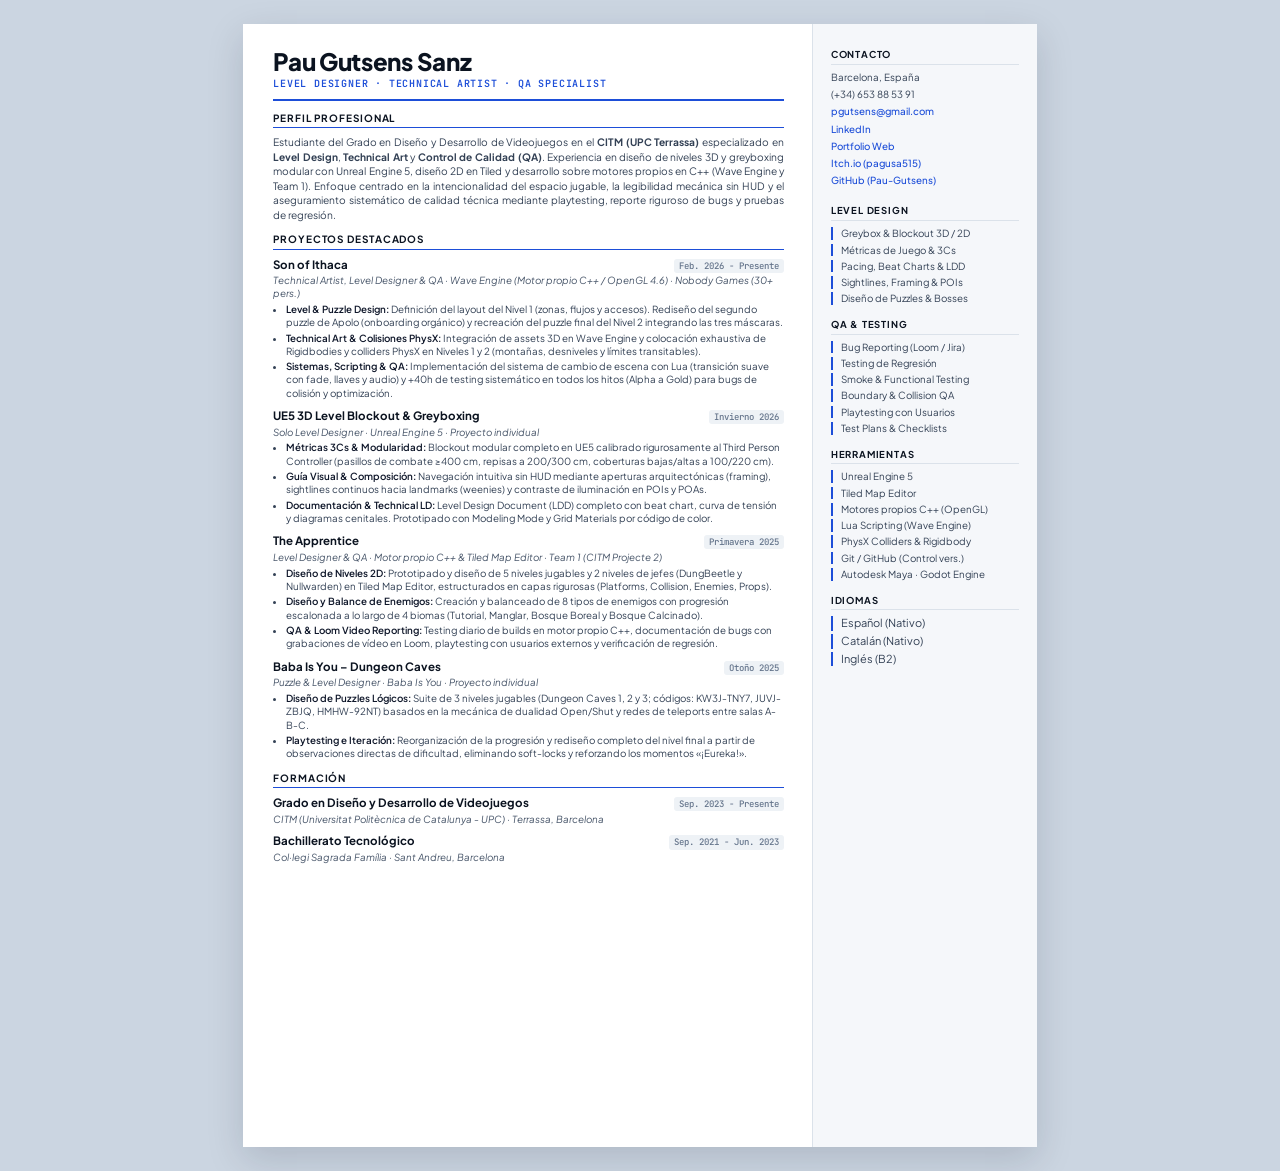
<file: CV/index.html>
<!DOCTYPE html>
<html lang="es">

<head>
    <meta charset="UTF-8">
    <meta name="viewport" content="width=device-width, initial-scale=1.0">
    <title>Curriculum Vitae - Pau Gutsens Sanz</title>
    <link rel="preconnect" href="https://fonts.googleapis.com">
    <link rel="preconnect" href="https://gstatic.com" crossorigin>
    <link
        href="https://fonts.googleapis.com/css2?family=Plus+Jakarta+Sans:wght@400;500;600;700;800&family=JetBrains+Mono:wght@400;600&display=swap"
        rel="stylesheet">
    <link rel="stylesheet" href="style.css">
</head>

<body>
    <div class="page">
        <!-- Main Column -->
        <main class="main-content">
            <header>
                <h1>Pau Gutsens Sanz</h1>
                <p class="title-tag">Level Designer · Technical Artist · QA Specialist</p>
            </header>

            <section id="profile">
                <h2>Perfil Profesional</h2>
                <p class="summary">
                    Estudiante del Grado en Diseño y Desarrollo de Videojuegos en el <strong>CITM (UPC Terrassa)</strong> especializado en <strong>Level Design</strong>, <strong>Technical Art</strong> y <strong>Control de Calidad (QA)</strong>. Experiencia en diseño de niveles 3D y greyboxing modular con Unreal Engine 5, diseño 2D en Tiled y desarrollo sobre motores propios en C++ (Wave Engine y Team 1). Enfoque centrado en la intencionalidad del espacio jugable, la legibilidad mecánica sin HUD y el aseguramiento sistemático de calidad técnica mediante playtesting, reporte riguroso de bugs y pruebas de regresión.
                </p>
            </section>

            <section id="experience">
                <h2>Proyectos Destacados</h2>

                <div class="entry">
                    <div class="entry-header">
                        <span class="entry-title">Son of Ithaca</span>
                        <span class="entry-date">Feb. 2026 - Presente</span>
                    </div>
                    <div class="entry-sub">Technical Artist, Level Designer &amp; QA · Wave Engine (Motor propio C++ / OpenGL 4.6) · Nobody Games (30+ pers.)</div>
                    <ul class="entry-list">
                        <li><strong>Level &amp; Puzzle Design:</strong> Definición del layout del Nivel 1 (zonas, flujos y accesos). Rediseño del segundo puzzle de Apolo (onboarding orgánico) y recreación del puzzle final del Nivel 2 integrando las tres máscaras.</li>
                        <li><strong>Technical Art &amp; Colisiones PhysX:</strong> Integración de assets 3D en Wave Engine y colocación exhaustiva de Rigidbodies y colliders PhysX en Niveles 1 y 2 (montañas, desniveles y límites transitables).</li>
                        <li><strong>Sistemas, Scripting &amp; QA:</strong> Implementación del sistema de cambio de escena con Lua (transición suave con fade, llaves y audio) y +40h de testing sistemático en todos los hitos (Alpha a Gold) para bugs de colisión y optimización.</li>
                    </ul>
                </div>

                <div class="entry">
                    <div class="entry-header">
                        <span class="entry-title">UE5 3D Level Blockout &amp; Greyboxing</span>
                        <span class="entry-date">Invierno 2026</span>
                    </div>
                    <div class="entry-sub">Solo Level Designer · Unreal Engine 5 · Proyecto individual</div>
                    <ul class="entry-list">
                        <li><strong>Métricas 3Cs &amp; Modularidad:</strong> Blockout modular completo en UE5 calibrado rigurosamente al Third Person Controller (pasillos de combate ≥400 cm, repisas a 200/300 cm, coberturas bajas/altas a 100/220 cm).</li>
                        <li><strong>Guía Visual &amp; Composición:</strong> Navegación intuitiva sin HUD mediante aperturas arquitectónicas (framing), sightlines continuos hacia landmarks (weenies) y contraste de iluminación en POIs y POAs.</li>
                        <li><strong>Documentación &amp; Technical LD:</strong> Level Design Document (LDD) completo con beat chart, curva de tensión y diagramas cenitales. Prototipado con Modeling Mode y Grid Materials por código de color.</li>
                    </ul>
                </div>

                <div class="entry">
                    <div class="entry-header">
                        <span class="entry-title">The Apprentice</span>
                        <span class="entry-date">Primavera 2025</span>
                    </div>
                    <div class="entry-sub">Level Designer &amp; QA · Motor propio C++ &amp; Tiled Map Editor · Team 1 (CITM Projecte 2)</div>
                    <ul class="entry-list">
                        <li><strong>Diseño de Niveles 2D:</strong> Prototipado y diseño de 5 niveles jugables y 2 niveles de jefes (DungBeetle y Nullwarden) en Tiled Map Editor, estructurados en capas rigurosas (Platforms, Collision, Enemies, Props).</li>
                        <li><strong>Diseño y Balance de Enemigos:</strong> Creación y balanceado de 8 tipos de enemigos con progresión escalonada a lo largo de 4 biomas (Tutorial, Manglar, Bosque Boreal y Bosque Calcinado).</li>
                        <li><strong>QA &amp; Loom Video Reporting:</strong> Testing diario de builds en motor propio C++, documentación de bugs con grabaciones de vídeo en Loom, playtesting con usuarios externos y verificación de regresión.</li>
                    </ul>
                </div>

                <div class="entry">
                    <div class="entry-header">
                        <span class="entry-title">Baba Is You – Dungeon Caves</span>
                        <span class="entry-date">Otoño 2025</span>
                    </div>
                    <div class="entry-sub">Puzzle &amp; Level Designer · Baba Is You · Proyecto individual</div>
                    <ul class="entry-list">
                        <li><strong>Diseño de Puzzles Lógicos:</strong> Suite de 3 niveles jugables (Dungeon Caves 1, 2 y 3; códigos: KW3J-TNY7, JUVJ-ZBJQ, HMHW-92NT) basados en la mecánica de dualidad Open/Shut y redes de teleports entre salas A-B-C.</li>
                        <li><strong>Playtesting e Iteración:</strong> Reorganización de la progresión y rediseño completo del nivel final a partir de observaciones directas de dificultad, eliminando soft-locks y reforzando los momentos «¡Eureka!».</li>
                    </ul>
                </div>
            </section>

            <section id="education">
                <h2>Formación</h2>
                <div class="entry">
                    <div class="entry-header">
                        <span class="entry-title">Grado en Diseño y Desarrollo de Videojuegos</span>
                        <span class="entry-date">Sep. 2023 - Presente</span>
                    </div>
                    <div class="entry-sub">CITM (Universitat Politècnica de Catalunya - UPC) · Terrassa, Barcelona</div>
                </div>
                <div class="entry">
                    <div class="entry-header">
                        <span class="entry-title">Bachillerato Tecnológico</span>
                        <span class="entry-date">Sep. 2021 - Jun. 2023</span>
                    </div>
                    <div class="entry-sub">Col·legi Sagrada Família · Sant Andreu, Barcelona</div>
                </div>
            </section>
        </main>

        <!-- Sidebar -->
        <aside class="sidebar">
            <div class="sidebar-section">
                <h3 class="sidebar-h3">Contacto</h3>
                <div class="contact-item">Barcelona, España</div>
                <div class="contact-item">(+34) 653 88 53 91</div>
                <div class="contact-item"><a href="mailto:pgutsens@gmail.com">pgutsens@gmail.com</a></div>
                <div class="contact-item"><a href="https://www.linkedin.com/in/pau-gutsens-sanz-491a90315/" target="_blank" rel="noopener noreferrer">LinkedIn</a></div>
                <div class="contact-item"><a href="https://pau-gutsens.github.io/pau-gutsens/" target="_blank" rel="noopener noreferrer">Portfolio Web</a></div>
                <div class="contact-item"><a href="https://pagusa515.itch.io/" target="_blank" rel="noopener noreferrer">Itch.io (pagusa515)</a></div>
                <div class="contact-item"><a href="https://github.com/Pau-Gutsens" target="_blank" rel="noopener noreferrer">GitHub (Pau-Gutsens)</a></div>
            </div>

            <div class="sidebar-section">
                <h3 class="sidebar-h3">Level Design</h3>
                <ul class="skill-list">
                    <li>Greybox &amp; Blockout 3D / 2D</li>
                    <li>Métricas de Juego &amp; 3Cs</li>
                    <li>Pacing, Beat Charts &amp; LDD</li>
                    <li>Sightlines, Framing &amp; POIs</li>
                    <li>Diseño de Puzzles &amp; Bosses</li>
                </ul>
            </div>

            <div class="sidebar-section">
                <h3 class="sidebar-h3">QA &amp; Testing</h3>
                <ul class="skill-list">
                    <li>Bug Reporting (Loom / Jira)</li>
                    <li>Testing de Regresión</li>
                    <li>Smoke &amp; Functional Testing</li>
                    <li>Boundary &amp; Collision QA</li>
                    <li>Playtesting con Usuarios</li>
                    <li>Test Plans &amp; Checklists</li>
                </ul>
            </div>

            <div class="sidebar-section">
                <h3 class="sidebar-h3">Herramientas</h3>
                <ul class="skill-list">
                    <li>Unreal Engine 5</li>
                    <li>Tiled Map Editor</li>
                    <li>Motores propios C++ (OpenGL)</li>
                    <li>Lua Scripting (Wave Engine)</li>
                    <li>PhysX Colliders &amp; Rigidbody</li>
                    <li>Git / GitHub (Control vers.)</li>
                    <li>Autodesk Maya · Godot Engine</li>
                </ul>
            </div>

            <div class="sidebar-section">
                <h3 class="sidebar-h3">Idiomas</h3>
                <ul class="skill-list" style="font-size: 11px;">
                    <li>Español (Nativo)</li>
                    <li>Catalán (Nativo)</li>
                    <li>Inglés (B2)</li>
                </ul>
            </div>
        </aside>
    </div>
</body>

</html>
</file>
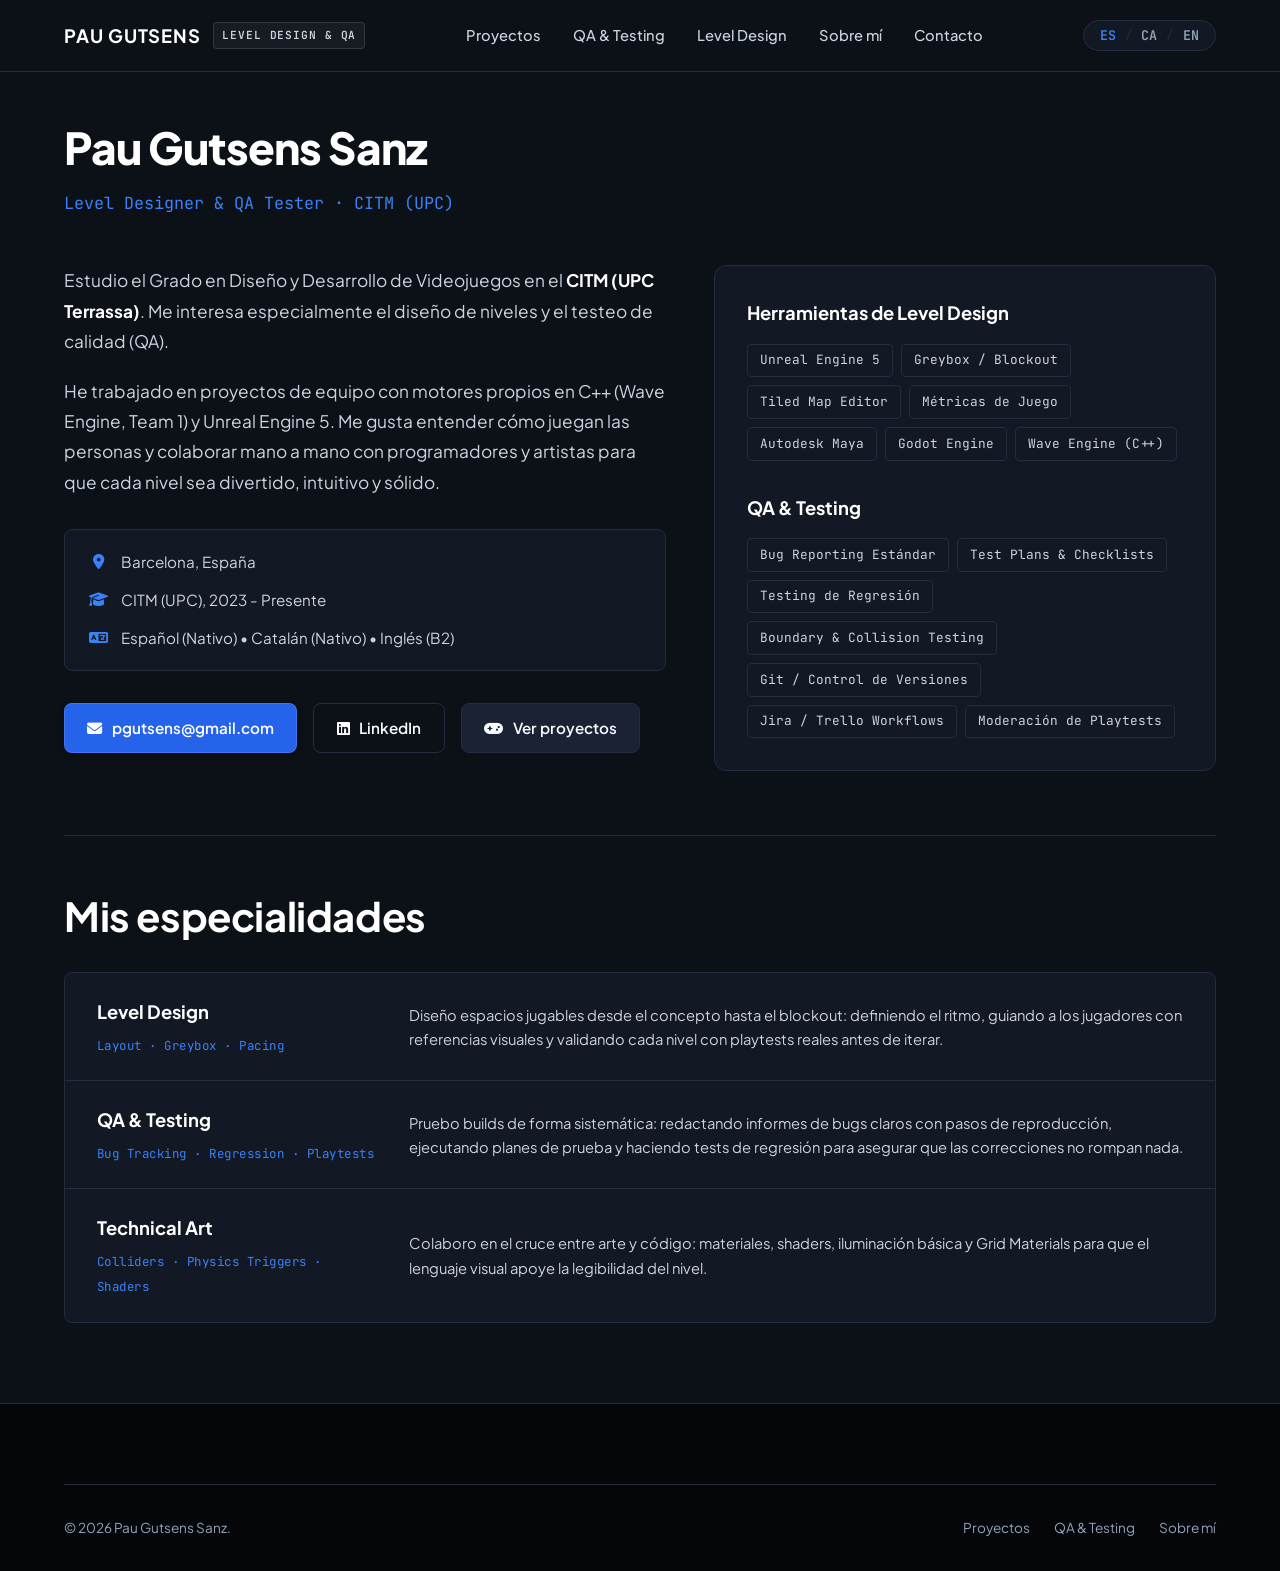
<file: about.html>
<!DOCTYPE html>
<html lang="es">
<head>
    <meta charset="UTF-8">
    <meta name="viewport" content="width=device-width, initial-scale=1.0">
    <title>Sobre mi | Pau Gutsens</title>
    <meta name="description" content="Sobre Pau Gutsens. Estudiante de Diseno y Desarrollo de Videojuegos en el CITM (UPC). Level Design y QA.">
    <meta name="author" content="Pau Gutsens">
    <link rel="preconnect" href="https://fonts.googleapis.com">
    <link rel="preconnect" href="https://gstatic.com" crossorigin>
    <link href="https://fonts.googleapis.com/css2?family=Plus+Jakarta+Sans:wght@400;500;600;700;800&family=JetBrains+Mono:wght@400;500;600;700&display=swap" rel="stylesheet">
    <link rel="stylesheet" href="https://cdnjs.cloudflare.com/ajax/libs/font-awesome/6.5.1/css/all.min.css">
    <link rel="stylesheet" href="style.css">
</head>
<body>
    <header class="site-header">
        <div class="container nav-container">
            <a href="index.html" class="brand-logo">
                <span class="logo-name">PAU GUTSENS</span>
                <span class="logo-tag" data-i18n="nav_role">LEVEL DESIGN &amp; QA</span>
            </a>
            <nav class="main-nav" id="mainNav">
                <a href="index.html#projects" class="nav-link" data-i18n="nav_projects">Proyectos</a>
                <a href="index.html#qa-methodology" class="nav-link" data-i18n="nav_qa">QA &amp; Testing</a>
                <a href="index.html#ld-philosophy" class="nav-link" data-i18n="nav_ld">Level Design</a>
                <a href="about.html" class="nav-link nav-link-active" data-i18n="nav_about">Sobre mí</a>
                <a href="index.html#contact" class="nav-link" data-i18n="nav_contact">Contacto</a>
            </nav>
            <div class="nav-actions">
                <div class="lang-switch" id="langSwitch" role="group" aria-label="Language selector">
                    <button class="lang-btn active" data-lang="es" aria-pressed="true">ES</button>
                    <span class="lang-divider">/</span>
                    <button class="lang-btn" data-lang="ca" aria-pressed="false">CA</button>
                    <span class="lang-divider">/</span>
                    <button class="lang-btn" data-lang="en" aria-pressed="false">EN</button>
                </div>
                <button class="mobile-toggle" id="mobileMenuBtn" aria-label="Toggle navigation">
                    <i class="fa-solid fa-bars"></i>
                </button>
            </div>
        </div>
    </header>

    <main class="about-page-main">
        <div class="container">
            <div class="about-page-header">
                <h1 class="about-page-title" data-i18n="about_title">Pau Gutsens Sanz</h1>
                <p class="about-page-tagline" data-i18n="about_tagline">Level Designer &amp; QA Tester · CITM (UPC)</p>
            </div>

            <div class="about-full-grid">
                <div class="about-text-col">
                    <p class="about-bio" data-i18n="about_bio_1">
                        Estudio el Grado en Diseño y Desarrollo de Videojuegos en el <strong>CITM (UPC Terrassa)</strong>.
                        Me especializo en diseño de niveles (layout, blockout, ritmo y métricas) y control de calidad (QA y testing de regresión).
                    </p>
                    <p class="about-bio" data-i18n="about_bio_2">
                        He trabajado en proyectos de equipo con motores propios en C++ (Wave Engine, Team 1 Engine) y Unreal Engine 5.
                        Colaboro mano a mano con programadores y artistas para que cada nivel sea legible, equilibrado y sólido técnicamente.
                    </p>
                    <div class="about-meta-list">
                        <div class="meta-item">
                            <i class="fa-solid fa-location-dot"></i>
                            <span data-i18n="about_location">Barcelona, España</span>
                        </div>
                        <div class="meta-item">
                            <i class="fa-solid fa-graduation-cap"></i>
                            <span data-i18n="about_edu">CITM (UPC), 2023 - Presente</span>
                        </div>
                        <div class="meta-item">
                            <i class="fa-solid fa-language"></i>
                            <span data-i18n="about_langs">Español (Nativo), Catalán (Nativo), Inglés (B2)</span>
                        </div>
                    </div>
                    <div class="about-contact-row">
                        <a href="mailto:pgutsens@gmail.com" class="btn btn-primary">
                            <i class="fa-solid fa-envelope"></i>
                            <span>pgutsens@gmail.com</span>
                        </a>
                        <a href="https://www.linkedin.com/in/pau-gutsens-sanz-491a90315/" target="_blank" rel="noopener noreferrer" class="btn btn-outline">
                            <i class="fa-brands fa-linkedin"></i>
                            <span>LinkedIn</span>
                        </a>
                        <a href="index.html#projects" class="btn btn-secondary">
                            <i class="fa-solid fa-gamepad"></i>
                            <span data-i18n="btn_explore">Ver proyectos</span>
                        </a>
                    </div>
                </div>

                <div class="skills-box-col">
                    <div class="skills-box">
                        <h2 class="skills-heading"><span data-i18n="skills_ld_title">Herramientas de Level Design</span></h2>
                        <div class="skill-tags">
                            <span class="tag">Unreal Engine 5</span>
                            <span class="tag">Greybox / Blockout</span>
                            <span class="tag">Tiled Map Editor</span>
                            <span class="tag">Métricas de Juego</span>
                            <span class="tag">Autodesk Maya</span>
                            <span class="tag">Godot Engine</span>
                            <span class="tag">Wave Engine (C++)</span>
                        </div>
                        <h2 class="skills-heading" style="margin-top: 2rem;"><span data-i18n="skills_qa_title">QA &amp; Testing</span></h2>
                        <div class="skill-tags">
                            <span class="tag">Bug Reporting Estándar</span>
                            <span class="tag">Test Plans &amp; Checklists</span>
                            <span class="tag">Testing de Regresión</span>
                            <span class="tag">Boundary &amp; Collision Testing</span>
                            <span class="tag">Git / Control de Versiones</span>
                            <span class="tag">Jira / Trello Workflows</span>
                            <span class="tag">Moderación de Playtests</span>
                        </div>
                    </div>
                </div>
            </div>

            <!-- Disciplines Breakdown (Structured Matrix instead of 3 icon boxes) -->
            <div class="about-what-section">
                <h2 class="section-title" data-i18n="about_what_title">Áreas de Especialización</h2>
                <div class="disciplines-table">
                    <div class="discipline-row">
                        <div class="discipline-meta">
                            <strong data-i18n="about_ld_card_title">Level Design</strong>
                            <span>Layout · Greybox · Pacing</span>
                        </div>
                        <div class="discipline-detail">
                            <p data-i18n="about_ld_card_desc">Diseño espacios jugables desde el concepto y bocetos 2D hasta el blockout en motor: definición de métricas, líneas de visión, orientación visual del jugador y balance iterativo a partir de playtesting estructurado.</p>
                        </div>
                    </div>
                    <div class="discipline-row">
                        <div class="discipline-meta">
                            <strong data-i18n="about_qa_card_title">QA &amp; Testing</strong>
                            <span>Bug Tracking · Regression · Playtests</span>
                        </div>
                        <div class="discipline-detail">
                            <p data-i18n="about_qa_card_desc">Pruebas metódicas de builds en cada milestone: identificación de fallos de lógica y colisión, redacción de informes con pasos reproducibles inequívocos, planes de testeo y verificación de regresión.</p>
                        </div>
                    </div>
                    <div class="discipline-row">
                        <div class="discipline-meta">
                            <strong data-i18n="about_art_card_title">Technical Art &amp; Integration</strong>
                            <span>Colliders · Physics Triggers · Shaders</span>
                        </div>
                        <div class="discipline-detail">
                            <p data-i18n="about_art_card_desc">Punto de unión entre arte y programación: integración de mallas, configuración de colisionadores PhysX y triggers, materiales de bloqueo (Grid Materials) e iluminación que apoye la legibilidad del nivel.</p>
                        </div>
                    </div>
                </div>
            </div>
        </div>
    </main>

    <footer class="site-footer" id="contact">
        <div class="container footer-container">
            <div class="footer-bottom">
                <div class="footer-copy">&#169; 2026 Pau Gutsens Sanz.</div>
                <div class="footer-nav">
                    <a href="index.html#projects" data-i18n="nav_projects">Proyectos</a>
                    <a href="index.html#qa-methodology" data-i18n="nav_qa">QA</a>
                    <a href="about.html" data-i18n="nav_about">Sobre mi</a>
                </div>
            </div>
        </div>
    </footer>

    <script src="app.js"></script>
</body>
</html>
</file>
<file: CV/style.css>
:root {
    --bg-color: #ffffff;
    --sidebar-bg: #f5f7fa;
    --text-color: #1a222e;
    --header-color: #0b1320;
    --accent-color: #1d4ed8;
    --accent-dark: #1e40af;
    --border-color: #dbe2ea;
    --mono-font: 'JetBrains Mono', monospace;
    --main-font: 'Plus Jakarta Sans', -apple-system, BlinkMacSystemFont, sans-serif;
}

@page {
    size: A4 portrait;
    margin: 0;
}

@media print {
    html, body {
        background: white !important;
        padding: 0 !important;
        margin: 0 !important;
        width: 210mm !important;
        height: 297mm !important;
        max-height: 297mm !important;
        overflow: hidden !important;
    }

    .page {
        box-shadow: none !important;
        margin: 0 !important;
        width: 210mm !important;
        height: 297mm !important;
        max-height: 297mm !important;
        overflow: hidden !important;
        page-break-after: avoid !important;
        page-break-inside: avoid !important;
        break-after: avoid !important;
        break-inside: avoid !important;
    }

    .sidebar {
        background-color: var(--sidebar-bg) !important;
        -webkit-print-color-adjust: exact;
        print-color-adjust: exact;
    }

    .entry, section, .sidebar-section {
        break-inside: avoid;
    }
}

* {
    box-sizing: border-box;
    margin: 0;
    padding: 0;
}

body {
    background-color: #cbd5e1;
    font-family: var(--main-font);
    color: var(--text-color);
    line-height: 1.35;
    padding: 1.5rem 0;
    -webkit-print-color-adjust: exact;
    print-color-adjust: exact;
    -webkit-font-smoothing: antialiased;
}

.page {
    background: white;
    width: 210mm;
    height: 297mm;
    max-height: 297mm;
    margin: 0 auto;
    display: grid;
    grid-template-columns: 1fr 225px;
    box-shadow: 0 12px 35px rgba(15, 23, 42, 0.15);
    overflow: hidden;
}

/* Main Column */
.main-content {
    padding: 24px 28px 18px 30px;
    display: flex;
    flex-direction: column;
}

/* Sidebar */
.sidebar {
    background-color: var(--sidebar-bg);
    padding: 24px 18px 18px 18px;
    border-left: 1px solid var(--border-color);
    display: flex;
    flex-direction: column;
}

header {
    margin-bottom: 11px;
    padding-bottom: 8px;
    border-bottom: 2px solid var(--accent-color);
}

h1 {
    font-size: 24px;
    font-weight: 800;
    line-height: 1.1;
    color: var(--header-color);
    letter-spacing: -0.3px;
    margin-bottom: 3px;
}

.title-tag {
    font-family: var(--mono-font);
    font-size: 10px;
    color: var(--accent-color);
    text-transform: uppercase;
    font-weight: 600;
    letter-spacing: 0.8px;
}

section {
    margin-bottom: 11px;
}

section:last-of-type {
    margin-bottom: 0;
}

h2 {
    font-size: 10px;
    font-weight: 700;
    text-transform: uppercase;
    color: var(--header-color);
    border-bottom: 1.5px solid var(--accent-color);
    padding-bottom: 2px;
    margin-bottom: 7px;
    letter-spacing: 0.9px;
}

.summary {
    font-size: 10.2px;
    color: #334155;
    text-align: justify;
    line-height: 1.42;
}

/* Items styling */
.entry {
    margin-bottom: 8px;
}

.entry:last-child {
    margin-bottom: 0;
}

.entry-header {
    display: flex;
    justify-content: space-between;
    align-items: baseline;
    margin-bottom: 1.5px;
    gap: 8px;
}

.entry-title {
    font-weight: 700;
    font-size: 11.5px;
    color: var(--header-color);
}

.entry-date {
    font-family: var(--mono-font);
    font-size: 9px;
    color: #64748b;
    background: #eef2f6;
    padding: 1px 5px;
    border-radius: 3px;
    white-space: nowrap;
    font-weight: 500;
}

.entry-sub {
    font-style: italic;
    font-size: 9.8px;
    color: #475569;
    margin-bottom: 3px;
    line-height: 1.3;
}

.entry-list {
    font-size: 9.8px;
    padding-left: 13px;
    color: #334155;
    line-height: 1.36;
}

.entry-list li {
    margin-bottom: 2px;
}

.entry-list li:last-child {
    margin-bottom: 0;
}

.entry-list strong {
    color: #0f172a;
    font-weight: 600;
}

/* Sidebar Elements */
.sidebar-section {
    margin-bottom: 13px;
}

.sidebar-section:last-child {
    margin-bottom: 0;
}

.sidebar-h3 {
    font-size: 9.5px;
    font-weight: 700;
    text-transform: uppercase;
    margin-bottom: 6px;
    color: var(--header-color);
    letter-spacing: 0.8px;
    padding-bottom: 3px;
    border-bottom: 1px solid var(--border-color);
}

.contact-item {
    font-size: 9.8px;
    margin-bottom: 4.5px;
    word-break: break-all;
    line-height: 1.3;
    color: #334155;
}

.contact-item a {
    color: var(--accent-color);
    text-decoration: none;
    font-weight: 500;
}

.contact-item a:hover {
    text-decoration: underline;
}

.skill-list {
    list-style: none;
    font-size: 9.8px;
}

.skill-list li {
    margin-bottom: 3.5px;
    padding-left: 8px;
    border-left: 2px solid var(--accent-color);
    color: #334155;
    line-height: 1.3;
}

.skill-list li:last-child {
    margin-bottom: 0;
}
</file>
<file: style.css>
/* ==========================================================================
   PAU GUTSENS - LEVEL DESIGN & QA PORTFOLIO
   Design System & Styling
   ========================================================================== */

:root {
    /* Color Palette – AAA Technical Studio (High Contrast, Solid) */
    --bg-main: #0c1017;
    --bg-surface: #121824;
    --bg-surface-elevated: #1a2234;
    --bg-card: #121824;

    --border-subtle: #232d3f;
    --border-hover: #3b4961;
    --border-active: #3b82f6;

    --text-primary: #f8fafc;
    --text-secondary: #cbd5e1;
    --text-muted: #94a3b8;

    /* Accents – Direct Technical Studio Palette */
    --accent-cyan: #3b82f6;
    --accent-primary: #3b82f6;
    --accent-primary-hover: #2563eb;
    --accent-purple: #6366f1;
    --accent-emerald: #10b981;
    --accent-amber: #f59e0b;
    --accent-crimson: #ef4444;

    /* Typography (No Inter, No Space Grotesk) */
    --font-heading: 'Plus Jakarta Sans', -apple-system, BlinkMacSystemFont, sans-serif;
    --font-body: 'Plus Jakarta Sans', -apple-system, BlinkMacSystemFont, sans-serif;
    --font-mono: 'JetBrains Mono', monospace;

    /* Layout & Spacing */
    --container-max: 1200px;
    --nav-height: 72px;
    --radius-sm: 4px;
    --radius-md: 8px;
    --radius-lg: 12px;
    --radius-pill: 9999px;

    /* Transitions */
    --transition-fast: 150ms ease;
    --transition-normal: 200ms ease;
}

/* Base & Reset */
*, *::before, *::after {
    box-sizing: border-box;
    margin: 0;
    padding: 0;
}

html {
    scroll-behavior: smooth;
    color-scheme: dark;
}

body {
    background-color: var(--bg-main);
    color: var(--text-primary);
    font-family: var(--font-body);
    font-size: 16px;
    line-height: 1.6;
    overflow-x: hidden;
    position: relative;
    min-height: 100vh;
}

a {
    color: inherit;
    text-decoration: none;
    transition: color var(--transition-fast);
}

img {
    max-width: 100%;
    height: auto;
    display: block;
}

button {
    font-family: inherit;
    cursor: pointer;
    border: none;
    background: none;
}

/* Clean solid background */
.grid-overlay {
    display: none;
}

.container {
    width: 100%;
    max-width: var(--container-max);
    margin: 0 auto;
    padding: 0 1.5rem;
    position: relative;
    z-index: 1;
}

/* ==========================================================================
   Navigation Header
   ========================================================================== */
.site-header {
    position: fixed;
    top: 0;
    left: 0;
    right: 0;
    height: var(--nav-height);
    background: #0c1017;
    border-bottom: 1px solid var(--border-subtle);
    z-index: 100;
    display: flex;
    align-items: center;
}

.nav-container {
    display: flex;
    align-items: center;
    justify-content: space-between;
}

.brand-logo {
    display: flex;
    align-items: center;
    gap: 0.75rem;
}

.logo-name {
    font-family: var(--font-heading);
    font-weight: 700;
    font-size: 1.15rem;
    letter-spacing: 0.05em;
    color: #ffffff;
}

.logo-tag {
    font-family: var(--font-mono);
    font-size: 0.7rem;
    font-weight: 600;
    color: var(--text-secondary);
    background: rgba(255, 255, 255, 0.05);
    padding: 0.2rem 0.5rem;
    border-radius: var(--radius-sm);
    border: 1px solid rgba(255, 255, 255, 0.12);
    letter-spacing: 0.08em;
}

.main-nav {
    display: flex;
    align-items: center;
    gap: 2rem;
}

.nav-link {
    font-size: 0.92rem;
    font-weight: 500;
    color: var(--text-secondary);
    position: relative;
    padding: 0.5rem 0;
}

.nav-link:hover {
    color: #ffffff;
}

.nav-link::after {
    content: '';
    position: absolute;
    bottom: 0;
    left: 0;
    width: 0;
    height: 2px;
    background: var(--accent-cyan);
    transition: width var(--transition-fast);
}

.nav-link:hover::after {
    width: 100%;
}

.nav-actions {
    display: flex;
    align-items: center;
    gap: 1.25rem;
}

/* Language Switcher */
.lang-switch {
    display: flex;
    align-items: center;
    background: var(--bg-surface);
    border: 1px solid var(--border-subtle);
    border-radius: var(--radius-pill);
    padding: 0.2rem 0.6rem;
    font-family: var(--font-mono);
    font-size: 0.8rem;
}

.lang-btn {
    color: var(--text-muted);
    padding: 0.15rem 0.4rem;
    font-weight: 600;
    border-radius: var(--radius-sm);
    transition: all var(--transition-fast);
}

.lang-btn.active {
    color: var(--accent-cyan);
}

.lang-divider {
    color: var(--border-subtle);
    margin: 0 0.15rem;
}

.mobile-toggle {
    display: none;
    color: #fff;
    font-size: 1.25rem;
    padding: 0.5rem;
}

/* ==========================================================================
   Buttons & Badges
   ========================================================================== */
.btn {
    display: inline-flex;
    align-items: center;
    justify-content: center;
    gap: 0.6rem;
    padding: 0.75rem 1.4rem;
    border-radius: var(--radius-md);
    font-size: 0.95rem;
    font-weight: 600;
    transition: all var(--transition-normal);
    cursor: pointer;
}

.btn-sm {
    padding: 0.45rem 0.9rem;
    font-size: 0.85rem;
}

.btn-primary {
    background: #2563eb;
    color: #fff;
    border: 1px solid rgba(255, 255, 255, 0.12);
    box-shadow: 0 2px 6px rgba(0, 0, 0, 0.3);
}

.btn-primary:hover {
    transform: translateY(-2px);
    box-shadow: 0 4px 12px rgba(0, 0, 0, 0.4);
    background: #1d4ed8;
}

.btn-secondary {
    background: var(--bg-surface-elevated);
    color: var(--text-primary);
    border: 1px solid var(--border-subtle);
}

.btn-secondary:hover {
    border-color: var(--border-hover);
    background: #1f2b42;
    transform: translateY(-2px);
}

.btn-outline {
    background: transparent;
    color: var(--text-primary);
    border: 1px solid var(--border-subtle);
}

.btn-outline:hover {
    border-color: var(--border-hover);
    color: #ffffff;
    background: rgba(255, 255, 255, 0.05);
}

.badge {
    display: inline-flex;
    align-items: center;
    padding: 0.25rem 0.65rem;
    border-radius: var(--radius-sm);
    font-family: var(--font-mono);
    font-size: 0.75rem;
    font-weight: 600;
    letter-spacing: 0.04em;
}

.badge-critical {
    background: rgba(239, 68, 68, 0.15);
    color: #f87171;
    border: 1px solid rgba(239, 68, 68, 0.3);
}

.badge-ld {
    background: rgba(59, 130, 246, 0.12);
    color: #93c5fd;
    border: 1px solid rgba(59, 130, 246, 0.25);
}

.badge-qa {
    background: rgba(99, 102, 241, 0.12);
    color: #c7d2fe;
    border: 1px solid rgba(99, 102, 241, 0.25);
}

/* ==========================================================================
   Hero Section
   ========================================================================== */
.hero-section {
    padding-top: calc(var(--nav-height) + 3rem);
    padding-bottom: 4rem;
    position: relative;
    z-index: 1;
}

.hero-container {
    display: flex;
    flex-direction: column;
    align-items: center;
    text-align: center;
    max-width: 900px;
}

.hero-title {
    font-family: var(--font-heading);
    font-size: clamp(2.2rem, 5vw, 3.8rem);
    font-weight: 700;
    line-height: 1.15;
    letter-spacing: -0.02em;
    margin-bottom: 1.5rem;
    color: #ffffff;
}

.hero-subtitle {
    font-size: clamp(1.05rem, 2vw, 1.25rem);
    color: var(--text-secondary);
    max-width: 760px;
    line-height: 1.65;
    margin-bottom: 2rem;
}

.role-tags-wrapper {
    display: flex;
    flex-wrap: wrap;
    justify-content: center;
    gap: 1.25rem;
    margin-bottom: 3rem;
    width: 100%;
}

.role-pill {
    display: flex;
    align-items: center;
    gap: 1rem;
    padding: 0.85rem 1.5rem;
    border-radius: var(--radius-md);
    background: var(--bg-surface);
    border: 1px solid var(--border-subtle);
    text-align: left;
    transition: transform var(--transition-fast), border-color var(--transition-fast);
}

.role-pill:hover {
    transform: translateY(-2px);
}

.role-pill i {
    font-size: 1.5rem;
}

.pill-ld i {
    color: var(--accent-cyan);
}

.pill-ld:hover,
.pill-qa:hover {
    border-color: rgba(255, 255, 255, 0.2);
    box-shadow: 0 4px 12px rgba(0, 0, 0, 0.25);
}

.role-pill strong {
    display: block;
    font-size: 1rem;
    color: #fff;
}

.role-pill span {
    font-size: 0.82rem;
    color: var(--text-muted);
}

.hero-stats {
    display: grid;
    grid-template-columns: repeat(4, 1fr);
    gap: 1.5rem;
    width: 100%;
    margin-bottom: 2.75rem;
    padding: 1.75rem;
    background: var(--bg-surface-elevated);
    border-radius: var(--radius-md);
    border: 1px solid var(--border-subtle);
}

.stat-card {
    display: flex;
    flex-direction: column;
    align-items: center;
}

.stat-num {
    font-family: var(--font-heading);
    font-size: 2.2rem;
    font-weight: 700;
    color: #ffffff;
    line-height: 1.1;
}

.stat-label {
    font-size: 0.82rem;
    color: var(--text-secondary);
    margin-top: 0.25rem;
}

.hero-cta-group {
    display: flex;
    gap: 1.25rem;
    flex-wrap: wrap;
    justify-content: center;
}

/* ==========================================================================
   Sections Common Header
   ========================================================================== */
.section {
    padding: 5rem 0;
    position: relative;
    z-index: 1;
}

.section-header {
    text-align: center;
    max-width: 720px;
    margin: 0 auto 3rem auto;
}

.header-pre {
    display: none;
}

.section-title {
    font-family: var(--font-heading);
    font-size: clamp(1.8rem, 3.5vw, 2.5rem);
    font-weight: 700;
    letter-spacing: -0.01em;
    color: #fff;
    margin-bottom: 0.85rem;
}

.section-desc {
    color: var(--text-secondary);
    font-size: 1.05rem;
    line-height: 1.6;
}

/* ==========================================================================
   Filter Toolbar & Projects Grid
   ========================================================================== */
.filter-toolbar {
    display: flex;
    justify-content: center;
    gap: 0.75rem;
    margin-bottom: 2.5rem;
    flex-wrap: wrap;
}

.filter-btn {
    display: inline-flex;
    align-items: center;
    gap: 0.6rem;
    padding: 0.6rem 1.2rem;
    background: var(--bg-surface);
    border: 1px solid var(--border-subtle);
    border-radius: var(--radius-sm);
    color: var(--text-secondary);
    font-size: 0.9rem;
    font-weight: 600;
    transition: all var(--transition-fast);
}

.filter-btn:hover {
    color: #fff;
    border-color: var(--border-hover);
}

.filter-btn.active {
    background: #1e293b;
    color: #ffffff;
    border-color: rgba(255, 255, 255, 0.25);
    box-shadow: 0 2px 6px rgba(0, 0, 0, 0.2);
}

.filter-btn.active .filter-count {
    background: rgba(255, 255, 255, 0.12);
    color: #ffffff;
}

.filter-count {
    font-family: var(--font-mono);
    font-size: 0.75rem;
    background: var(--bg-surface-elevated);
    padding: 0.15rem 0.45rem;
    border-radius: var(--radius-sm);
    color: var(--text-muted);
}

.projects-grid {
    display: grid;
    grid-template-columns: repeat(2, 1fr);
    gap: 2rem;
}

/* Project Card */
.project-card {
    background: var(--bg-surface);
    border: 1px solid var(--border-subtle);
    border-radius: var(--radius-md);
    overflow: hidden;
    transition: transform var(--transition-normal), border-color var(--transition-normal), box-shadow var(--transition-normal);
    display: flex;
    flex-direction: column;
}

.project-card:hover {
    transform: translateY(-4px);
    border-color: var(--border-hover);
    box-shadow: 0 12px 32px rgba(0, 0, 0, 0.35);
}

.card-media-wrap {
    position: relative;
    width: 100%;
    height: 240px;
    background: #000;
    overflow: hidden;
}

.card-img {
    width: 100%;
    height: 100%;
    object-fit: cover;
    transition: transform var(--transition-normal);
}

.project-card:hover .card-img {
    transform: scale(1.03);
}

.card-badges {
    position: absolute;
    top: 1rem;
    left: 1rem;
    display: flex;
    gap: 0.5rem;
    z-index: 2;
}

.card-engine {
    position: absolute;
    bottom: 1rem;
    right: 1rem;
    background: #0a0e17;
    color: #fff;
    font-family: var(--font-mono);
    font-size: 0.75rem;
    padding: 0.25rem 0.6rem;
    border-radius: var(--radius-sm);
    border: 1px solid rgba(255, 255, 255, 0.15);
}

.card-content {
    padding: 1.75rem;
    display: flex;
    flex-direction: column;
    flex-grow: 1;
}

.card-role-line {
    font-family: var(--font-mono);
    font-size: 0.8rem;
    color: var(--accent-cyan);
    margin-bottom: 0.5rem;
    font-weight: 600;
}

.card-title {
    font-family: var(--font-heading);
    font-size: 1.45rem;
    font-weight: 700;
    color: #fff;
    margin-bottom: 0.75rem;
    line-height: 1.25;
}

.card-excerpt {
    color: var(--text-secondary);
    font-size: 0.92rem;
    line-height: 1.6;
    margin-bottom: 1.25rem;
    flex-grow: 1;
}

.card-key-highlights {
    list-style: none;
    margin-bottom: 1.5rem;
    border-top: 1px solid var(--border-subtle);
    padding-top: 1rem;
}

.card-key-highlights li {
    font-size: 0.85rem;
    color: var(--text-muted);
    margin-bottom: 0.4rem;
    display: flex;
    align-items: center;
    gap: 0.5rem;
}

.card-key-highlights li i {
    color: var(--accent-cyan);
    font-size: 0.75rem;
}

.card-footer {
    display: flex;
    justify-content: space-between;
    align-items: center;
    padding-top: 1rem;
    border-top: 1px solid var(--border-subtle);
}

.card-tags {
    display: flex;
    flex-wrap: wrap;
    gap: 0.4rem;
}

.card-tag {
    font-family: var(--font-mono);
    font-size: 0.72rem;
    background: var(--bg-surface);
    color: var(--text-muted);
    padding: 0.2rem 0.5rem;
    border-radius: var(--radius-sm);
}

.card-action-btn {
    display: inline-flex;
    align-items: center;
    gap: 0.5rem;
    color: var(--accent-cyan);
    font-weight: 600;
    font-size: 0.9rem;
    transition: gap var(--transition-fast);
}

.project-card:hover .card-action-btn {
    gap: 0.75rem;
}

/* ==========================================================================
   QA Methodology & Bug Report Showcase
   ========================================================================== */
.qa-grid {
    display: grid;
    grid-template-columns: repeat(4, 1fr);
    gap: 1.5rem;
    margin-bottom: 3.5rem;
}

.qa-card {
    background: var(--bg-surface);
    border: 1px solid var(--border-subtle);
    border-radius: var(--radius-md);
    padding: 1.75rem;
    transition: transform var(--transition-normal), border-color var(--transition-normal);
}

.qa-card:hover {
    transform: translateY(-4px);
    border-color: var(--border-hover);
}

.qa-card-icon {
    width: 44px;
    height: 44px;
    border-radius: var(--radius-sm);
    background: var(--bg-surface-elevated);
    border: 1px solid var(--border-subtle);
    color: var(--accent-primary);
    display: flex;
    align-items: center;
    justify-content: center;
    font-size: 1.15rem;
    margin-bottom: 1.25rem;
}

.qa-card h3 {
    font-family: var(--font-heading);
    font-size: 1.15rem;
    font-weight: 700;
    color: #fff;
    margin-bottom: 0.6rem;
}

.qa-card p {
    font-size: 0.88rem;
    color: var(--text-secondary);
    line-height: 1.55;
}

/* Jira Style Bug Report Mockup */
.bug-report-container {
    background: #090c14;
    border: 1px solid rgba(255, 255, 255, 0.12);
    border-radius: var(--radius-lg);
    box-shadow: 0 16px 48px rgba(0, 0, 0, 0.5);
    overflow: hidden;
    font-family: var(--font-body);
}

.bug-header {
    background: #111624;
    padding: 1.25rem 1.75rem;
    border-bottom: 1px solid rgba(255, 255, 255, 0.08);
    display: flex;
    justify-content: space-between;
    align-items: center;
    flex-wrap: wrap;
    gap: 1rem;
}

.bug-title-wrap {
    display: flex;
    align-items: center;
    gap: 0.75rem;
    flex-wrap: wrap;
}

.bug-id {
    font-family: var(--font-mono);
    font-weight: 700;
    font-size: 0.95rem;
    color: var(--accent-cyan);
}

.bug-summary-text {
    font-weight: 600;
    color: #ffffff;
    font-size: 1rem;
}

.bug-meta-pills {
    display: flex;
    gap: 0.75rem;
}

.meta-pill {
    font-family: var(--font-mono);
    font-size: 0.75rem;
    color: var(--text-muted);
    background: rgba(255, 255, 255, 0.05);
    padding: 0.25rem 0.6rem;
    border-radius: var(--radius-sm);
    display: inline-flex;
    align-items: center;
    gap: 0.4rem;
}

.bug-body {
    padding: 1.75rem;
    display: grid;
    grid-template-columns: 1fr 1fr;
    gap: 2rem;
}

.bug-col h4 {
    font-family: var(--font-mono);
    font-size: 0.85rem;
    color: var(--text-secondary);
    text-transform: uppercase;
    letter-spacing: 0.06em;
    margin-bottom: 1rem;
}

.bug-steps {
    padding-left: 1.25rem;
    color: var(--text-primary);
    font-size: 0.9rem;
    line-height: 1.7;
}

.bug-steps li {
    margin-bottom: 0.5rem;
}

.bug-compare {
    display: flex;
    flex-direction: column;
    gap: 1rem;
    margin-bottom: 1.25rem;
}

.compare-box {
    padding: 0.9rem 1.1rem;
    border-radius: var(--radius-sm);
    font-size: 0.88rem;
    line-height: 1.5;
}

.compare-box.actual {
    background: rgba(239, 68, 68, 0.08);
    border-left: 3px solid #ef4444;
}

.compare-box.actual strong {
    color: #f87171;
    display: block;
    font-size: 0.82rem;
    margin-bottom: 0.25rem;
}

.compare-box.expected {
    background: rgba(16, 185, 129, 0.08);
    border-left: 3px solid #10b981;
}

.compare-box.expected strong {
    color: #6ee7b7;
    display: block;
    font-size: 0.82rem;
    margin-bottom: 0.25rem;
}

.resolution-box {
    display: flex;
    gap: 1rem;
    padding: 1rem;
    background: rgba(56, 189, 248, 0.04);
    border: 1px dashed rgba(56, 189, 248, 0.20);
    border-radius: var(--radius-sm);
    align-items: flex-start;
}

.resolution-box i {
    color: var(--accent-cyan);
    font-size: 1.1rem;
    margin-top: 0.15rem;
}

.resolution-box strong {
    color: #fff;
    font-size: 0.85rem;
    display: block;
    margin-bottom: 0.2rem;
}

.resolution-box p {
    font-size: 0.82rem;
    color: var(--text-secondary);
    line-height: 1.45;
}

/* ==========================================================================
   Level Design Philosophy & Workflow
   ========================================================================== */
.workflow-steps {
    display: grid;
    grid-template-columns: repeat(4, 1fr);
    gap: 1.5rem;
}

.wf-step {
    background: var(--bg-surface);
    border: 1px solid var(--border-subtle);
    border-radius: var(--radius-md);
    padding: 2rem 1.5rem;
    position: relative;
    transition: transform var(--transition-normal);
}

.wf-step:hover {
    transform: translateY(-4px);
    border-color: var(--border-hover);
}

.wf-num {
    font-family: var(--font-heading);
    font-size: 2.2rem;
    font-weight: 700;
    color: rgba(255, 255, 255, 0.15);
    line-height: 1;
    margin-bottom: 1rem;
}

.wf-step:hover .wf-num {
    color: #ffffff;
}

.wf-step h3 {
    font-family: var(--font-heading);
    font-size: 1.15rem;
    font-weight: 700;
    color: #fff;
    margin-bottom: 0.75rem;
}

.wf-step p {
    font-size: 0.88rem;
    color: var(--text-secondary);
    line-height: 1.6;
}

/* ==========================================================================
   About & Skills Section
   ========================================================================== */
.about-grid {
    display: grid;
    grid-template-columns: 1.2fr 1fr;
    gap: 3.5rem;
    align-items: center;
}

.about-bio {
    font-size: 1.05rem;
    color: var(--text-secondary);
    line-height: 1.7;
    margin-bottom: 1.25rem;
}

.about-bio strong {
    color: #fff;
}

.about-meta-list {
    margin-top: 2rem;
    display: flex;
    flex-direction: column;
    gap: 0.75rem;
}

.meta-item {
    display: flex;
    align-items: center;
    gap: 0.75rem;
    font-size: 0.92rem;
    color: var(--text-secondary);
}

.meta-item i {
    color: var(--accent-cyan);
    width: 18px;
}

.skills-box {
    background: var(--bg-surface-elevated);
    border: 1px solid var(--border-subtle);
    border-radius: var(--radius-lg);
    padding: 2.25rem;
}

.skills-heading {
    font-family: var(--font-heading);
    font-size: 1.15rem;
    font-weight: 700;
    color: #fff;
    display: flex;
    align-items: center;
    gap: 0.6rem;
    margin-bottom: 1rem;
}

.skills-heading i {
    color: var(--accent-cyan);
}

.skill-tags {
    display: flex;
    flex-wrap: wrap;
    gap: 0.5rem;
}

.tag {
    font-family: var(--font-mono);
    font-size: 0.8rem;
    background: var(--bg-surface);
    color: var(--text-secondary);
    border: 1px solid var(--border-subtle);
    padding: 0.35rem 0.75rem;
    border-radius: var(--radius-sm);
    transition: all var(--transition-fast);
}

.tag:hover {
    border-color: var(--accent-cyan);
    color: #fff;
}

.tag-highlight {
    background: rgba(139, 92, 246, 0.12);
    border-color: rgba(139, 92, 246, 0.3);
    color: #d8b4fe;
}

/* ==========================================================================
   Footer
   ========================================================================== */
.site-footer {
    background: #04060a;
    border-top: 1px solid var(--border-subtle);
    padding: 5rem 0 2rem 0;
    position: relative;
    z-index: 1;
}

.footer-cta {
    text-align: center;
    max-width: 600px;
    margin: 0 auto 4rem auto;
}

.footer-title {
    font-family: var(--font-heading);
    font-size: 2.2rem;
    font-weight: 700;
    color: #fff;
    margin-bottom: 0.85rem;
}

.footer-sub {
    color: var(--text-secondary);
    font-size: 1.05rem;
    margin-bottom: 2rem;
}

.contact-links {
    display: flex;
    justify-content: center;
    gap: 1rem;
    flex-wrap: wrap;
}

.footer-bottom {
    display: flex;
    justify-content: space-between;
    align-items: center;
    padding-top: 2rem;
    border-top: 1px solid var(--border-subtle);
    font-size: 0.85rem;
    color: var(--text-muted);
    flex-wrap: wrap;
    gap: 1rem;
}

.footer-nav {
    display: flex;
    gap: 1.5rem;
}

.footer-nav a:hover {
    color: var(--accent-cyan);
}

/* ==========================================================================
   Modal Dialog for Deep Case Studies
   ========================================================================== */
.modal-overlay {
    position: fixed;
    top: 0;
    left: 0;
    right: 0;
    bottom: 0;
    background: rgba(4, 7, 12, 0.92);
    z-index: 1000;
    display: flex;
    align-items: center;
    justify-content: center;
    padding: 1.5rem;
    opacity: 0;
    visibility: hidden;
    transition: opacity var(--transition-normal), visibility var(--transition-normal);
}

.modal-overlay.active {
    opacity: 1;
    visibility: visible;
}

.modal-card {
    background: var(--bg-surface-elevated);
    border: 1px solid rgba(255, 255, 255, 0.15);
    border-radius: var(--radius-lg);
    width: 100%;
    max-width: 950px;
    max-height: 90vh;
    overflow-y: auto;
    position: relative;
    box-shadow: 0 25px 60px rgba(0, 0, 0, 0.8);
    transform: scale(0.95);
    transition: transform var(--transition-bounce);
}

.modal-overlay.active .modal-card {
    transform: scale(1);
}

.modal-close {
    position: sticky;
    top: 1rem;
    left: calc(100% - 3.5rem);
    width: 40px;
    height: 40px;
    border-radius: 50%;
    background: rgba(0, 0, 0, 0.6);
    border: 1px solid rgba(255, 255, 255, 0.2);
    color: #fff;
    display: flex;
    align-items: center;
    justify-content: center;
    font-size: 1.1rem;
    z-index: 10;
    transition: all var(--transition-fast);
}

.modal-close:hover {
    background: #2563eb;
    color: #fff;
    border-color: #3b82f6;
}

.modal-content {
    padding: 2.5rem;
}

/* Modal Inner Layout */
.modal-hero {
    margin-bottom: 2rem;
}

.modal-title {
    font-family: var(--font-heading);
    font-size: 2.2rem;
    color: #fff;
    margin-bottom: 0.5rem;
}

.modal-subtitle {
    font-size: 1.1rem;
    color: var(--accent-cyan);
    font-family: var(--font-mono);
    margin-bottom: 1.5rem;
}

.modal-meta-grid {
    display: grid;
    grid-template-columns: repeat(4, 1fr);
    gap: 1rem;
    background: var(--bg-surface);
    padding: 1.25rem;
    border-radius: var(--radius-md);
    border: 1px solid var(--border-subtle);
    margin-bottom: 2rem;
}

.modal-meta-item strong {
    display: block;
    font-size: 0.75rem;
    font-family: var(--font-mono);
    color: var(--text-muted);
    text-transform: uppercase;
    margin-bottom: 0.2rem;
}

.modal-meta-item span {
    font-size: 0.9rem;
    color: #fff;
    font-weight: 600;
}

/* Modal Tabs */
.modal-tabs {
    display: flex;
    gap: 0.5rem;
    border-bottom: 1px solid var(--border-subtle);
    margin-bottom: 2rem;
}

.modal-tab-btn {
    padding: 0.75rem 1.25rem;
    color: var(--text-secondary);
    font-weight: 600;
    font-size: 0.95rem;
    border-bottom: 2px solid transparent;
    transition: all var(--transition-fast);
}

.modal-tab-btn:hover {
    color: #fff;
}

.modal-tab-btn.active {
    color: var(--accent-cyan);
    border-bottom-color: var(--accent-cyan);
}

.modal-tab-pane {
    display: none;
}

.modal-tab-pane.active {
    display: block;
    animation: fadeIn 200ms ease;
}

@keyframes fadeIn {
    from { opacity: 0; transform: translateY(6px); }
    to { opacity: 1; transform: translateY(0); }
}

.modal-section-h3 {
    font-family: var(--font-heading);
    font-size: 1.35rem;
    color: #fff;
    margin: 1.75rem 0 0.75rem 0;
}

.modal-p {
    color: var(--text-secondary);
    font-size: 0.98rem;
    line-height: 1.7;
    margin-bottom: 1rem;
}

.modal-list {
    padding-left: 1.5rem;
    color: var(--text-secondary);
    font-size: 0.95rem;
    line-height: 1.7;
    margin-bottom: 1.5rem;
}

.modal-list li {
    margin-bottom: 0.5rem;
}

.modal-list li strong {
    color: #fff;
}

.modal-gallery-grid {
    display: grid;
    grid-template-columns: repeat(2, 1fr);
    gap: 1rem;
    margin-top: 1.5rem;
}

.gallery-thumb {
    border-radius: var(--radius-md);
    overflow: hidden;
    height: 200px;
    border: 1px solid var(--border-subtle);
    cursor: pointer;
    position: relative;
}

.gallery-thumb img {
    width: 100%;
    height: 100%;
    object-fit: cover;
    transition: transform var(--transition-normal);
}

.gallery-thumb:hover img {
    transform: scale(1.06);
}

.gallery-thumb-caption {
    position: absolute;
    bottom: 0;
    left: 0;
    right: 0;
    background: linear-gradient(transparent, rgba(0,0,0,0.85));
    padding: 0.5rem 0.75rem;
    font-size: 0.78rem;
    color: #fff;
    font-family: var(--font-mono);
}

/* ==========================================================================
   Image Lightbox Overlay
   ========================================================================== */
.lightbox-overlay {
    position: fixed;
    top: 0;
    left: 0;
    right: 0;
    bottom: 0;
    background: rgba(0, 0, 0, 0.94);
    z-index: 2000;
    display: flex;
    flex-direction: column;
    align-items: center;
    justify-content: center;
    padding: 2rem;
    opacity: 0;
    visibility: hidden;
    transition: opacity var(--transition-fast), visibility var(--transition-fast);
}

.lightbox-overlay.active {
    opacity: 1;
    visibility: visible;
}

.lightbox-image {
    max-width: 90vw;
    max-height: 80vh;
    border-radius: var(--radius-md);
    box-shadow: 0 10px 40px rgba(0, 0, 0, 0.8);
    object-fit: contain;
}

.lightbox-caption {
    margin-top: 1rem;
    color: var(--text-secondary);
    font-size: 0.95rem;
    font-family: var(--font-mono);
}

.lightbox-close {
    position: absolute;
    top: 2rem;
    right: 2rem;
    color: #fff;
    font-size: 1.75rem;
    cursor: pointer;
    background: rgba(255, 255, 255, 0.1);
    width: 44px;
    height: 44px;
    border-radius: 50%;
    display: flex;
    align-items: center;
    justify-content: center;
    transition: background var(--transition-fast);
}

.lightbox-close:hover {
    background: #2563eb;
    color: #fff;
}

/* ==========================================================================
   Responsive Breakpoints
   ========================================================================== */
@media (max-width: 1024px) {
    .projects-grid {
        grid-template-columns: 1fr;
    }

    .qa-grid, .workflow-steps {
        grid-template-columns: repeat(2, 1fr);
    }

    .about-grid {
        grid-template-columns: 1fr;
    }
}

@media (max-width: 768px) {
    .main-nav {
        display: none;
    }

    .main-nav.mobile-open {
        display: flex;
        flex-direction: column;
        position: absolute;
        top: var(--nav-height);
        left: 0;
        right: 0;
        background: var(--bg-surface-elevated);
        border-bottom: 1px solid var(--border-subtle);
        padding: 1.5rem;
        gap: 1.25rem;
    }

    .mobile-toggle {
        display: block;
    }



    .hero-stats {
        grid-template-columns: repeat(2, 1fr);
    }

    .qa-grid, .workflow-steps {
        grid-template-columns: 1fr;
    }

    .bug-body {
        grid-template-columns: 1fr;
    }

    .modal-meta-grid {
        grid-template-columns: repeat(2, 1fr);
    }

    .modal-gallery-grid {
        grid-template-columns: 1fr;
    }
}

/* ==========================================================================
   Dedicated Project Detail Page (project.html)
   ========================================================================== */
.project-detail-main {
    padding-top: calc(var(--nav-height) + 2.5rem);
    padding-bottom: 6rem;
    position: relative;
    z-index: 1;
}

.project-breadcrumb {
    display: flex;
    align-items: center;
    gap: 0.6rem;
    font-family: var(--font-mono);
    font-size: 0.85rem;
    color: var(--text-muted);
    margin-bottom: 2rem;
}

.project-breadcrumb a {
    color: var(--text-secondary);
    transition: color var(--transition-fast);
}

.project-breadcrumb a:hover {
    color: #ffffff;
}

.breadcrumb-current {
    color: #ffffff;
    font-weight: 600;
}

.project-hero {
    margin-bottom: 3.5rem;
}

.project-roles-badges {
    display: flex;
    flex-wrap: wrap;
    gap: 0.5rem;
    margin-bottom: 1rem;
}

.project-hero-title {
    font-family: var(--font-heading);
    font-size: clamp(2.2rem, 5vw, 3.6rem);
    font-weight: 700;
    color: #ffffff;
    line-height: 1.15;
    letter-spacing: -0.02em;
    margin-bottom: 0.75rem;
}

.project-hero-genre {
    font-family: var(--font-mono);
    font-size: 1.05rem;
    color: var(--accent-cyan);
    margin-bottom: 2rem;
}

.project-meta-strip {
    display: grid;
    grid-template-columns: repeat(4, 1fr);
    gap: 1.25rem;
    background: var(--bg-surface);
    border: 1px solid var(--border-subtle);
    border-radius: var(--radius-md);
    padding: 1.5rem;
    margin-bottom: 2.5rem;
}

.meta-strip-item strong {
    display: block;
    font-family: var(--font-mono);
    font-size: 0.75rem;
    text-transform: uppercase;
    color: var(--text-muted);
    margin-bottom: 0.35rem;
    letter-spacing: 0.05em;
}

.meta-strip-item span {
    font-size: 0.95rem;
    font-weight: 600;
    color: #ffffff;
}

.project-hero-cover-wrap {
    position: relative;
    border-radius: var(--radius-lg);
    overflow: hidden;
    border: 1px solid var(--border-subtle);
    background: #000;
    cursor: pointer;
    box-shadow: 0 16px 40px rgba(0, 0, 0, 0.5);
}

.project-hero-img {
    width: 100%;
    max-height: 520px;
    object-fit: cover;
    display: block;
    transition: transform var(--transition-normal);
}

.project-hero-cover-wrap:hover .project-hero-img {
    transform: scale(1.02);
}

.cover-zoom-hint {
    position: absolute;
    bottom: 1rem;
    right: 1rem;
    background: #0a0e17;
    color: #ffffff;
    font-family: var(--font-mono);
    font-size: 0.78rem;
    padding: 0.35rem 0.75rem;
    border-radius: var(--radius-sm);
    border: 1px solid rgba(255, 255, 255, 0.15);
    pointer-events: none;
    display: flex;
    align-items: center;
    gap: 0.4rem;
}

.project-content-body {
    max-width: 1000px;
    margin: 0 auto;
}

.project-section {
    margin-bottom: 4.5rem;
}

.project-section-header {
    display: flex;
    align-items: center;
    gap: 0.85rem;
    margin-bottom: 1.75rem;
    padding-bottom: 0.85rem;
    border-bottom: 1px solid var(--border-subtle);
}

.project-section-header i {
    font-size: 1.35rem;
    color: var(--accent-cyan);
}

.project-section-header h2 {
    font-family: var(--font-heading);
    font-size: 1.6rem;
    font-weight: 700;
    color: #ffffff;
    letter-spacing: -0.01em;
}

.project-prose {
    color: var(--text-secondary);
    font-size: 1.05rem;
    line-height: 1.8;
}

.project-prose p {
    margin-bottom: 1.25rem;
}

.project-prose strong {
    color: #ffffff;
}

.project-prose em {
    color: #cbd5e1;
    font-style: normal;
}

.project-prose code {
    font-family: var(--font-mono);
    font-size: 0.88em;
    background: rgba(255, 255, 255, 0.08);
    padding: 0.15rem 0.4rem;
    border-radius: var(--radius-sm);
    color: var(--accent-cyan);
}

.project-prose ul, .project-prose ol {
    padding-left: 1.5rem;
    margin-bottom: 1.5rem;
}

.project-prose li {
    margin-bottom: 0.6rem;
}

/* What & Why Grid and Cards */
.what-why-grid {
    display: grid;
    grid-template-columns: 1fr;
    gap: 2rem;
}

.what-why-card {
    background: var(--bg-surface-elevated);
    border: 1px solid var(--border-subtle);
    border-radius: var(--radius-lg);
    padding: 2rem;
    transition: border-color var(--transition-fast), transform var(--transition-fast);
}

.what-why-card:hover {
    border-color: rgba(255, 255, 255, 0.2);
}

.what-why-header {
    display: flex;
    align-items: baseline;
    gap: 1rem;
    margin-bottom: 1.5rem;
    border-bottom: 1px solid rgba(255, 255, 255, 0.06);
    padding-bottom: 1rem;
}

.what-why-num {
    font-family: var(--font-mono);
    font-size: 1.1rem;
    font-weight: 700;
    color: var(--accent-cyan);
}

.what-why-title {
    font-family: var(--font-heading);
    font-size: 1.35rem;
    font-weight: 700;
    color: #ffffff;
}

.what-why-blocks {
    display: flex;
    flex-direction: column;
    gap: 1.15rem;
}

.what-why-block {
    padding: 1.1rem 1.35rem;
    border-radius: var(--radius-sm);
    font-size: 0.95rem;
    line-height: 1.65;
}

.what-why-block strong {
    display: flex;
    align-items: center;
    gap: 0.5rem;
    font-family: var(--font-mono);
    font-size: 0.8rem;
    text-transform: uppercase;
    letter-spacing: 0.05em;
    margin-bottom: 0.45rem;
}

.what-why-block p {
    color: var(--text-primary);
    margin: 0;
}

.what-why-block.challenge {
    background: rgba(245, 158, 11, 0.08);
    border-left: 3px solid #f59e0b;
}

.what-why-block.challenge strong {
    color: #fbbf24;
}

.what-why-block.what {
    background: rgba(59, 130, 246, 0.08);
    border-left: 3px solid #3b82f6;
}

.what-why-block.what strong {
    color: #60a5fa;
}

.what-why-block.why {
    background: rgba(16, 185, 129, 0.08);
    border-left: 3px solid #10b981;
}

.what-why-block.why strong {
    color: #34d399;
}

/* Tags & Project Navigation Bar */
.project-tags-wrap {
    display: flex;
    flex-wrap: wrap;
    align-items: center;
    gap: 0.5rem;
    margin-top: 3rem;
    padding-top: 1.5rem;
    border-top: 1px solid var(--border-subtle);
}

.project-nav-bar {
    display: grid;
    grid-template-columns: 1fr 1fr;
    gap: 1.5rem;
    margin-top: 3.5rem;
    padding-top: 2.5rem;
    border-top: 1px solid var(--border-subtle);
}

.project-nav-btn {
    display: flex;
    flex-direction: column;
    gap: 0.4rem;
    padding: 1.4rem 1.6rem;
    background: var(--bg-surface);
    border: 1px solid var(--border-subtle);
    border-radius: var(--radius-md);
    transition: transform var(--transition-fast), border-color var(--transition-fast), background var(--transition-fast);
}

.project-nav-btn.next {
    text-align: right;
    align-items: flex-end;
}

.project-nav-btn:hover {
    border-color: rgba(255, 255, 255, 0.25);
    background: var(--bg-surface-elevated);
    transform: translateY(-2px);
}

.nav-direction {
    font-family: var(--font-mono);
    font-size: 0.8rem;
    color: var(--accent-cyan);
    display: flex;
    align-items: center;
    gap: 0.4rem;
}

.nav-project-title {
    font-family: var(--font-heading);
    font-size: 1.15rem;
    color: #ffffff;
    font-weight: 700;
}

.back-to-portfolio-btn {
    display: inline-flex;
    align-items: center;
    gap: 0.5rem;
}

@media (max-width: 768px) {
    .project-meta-strip {
        grid-template-columns: repeat(2, 1fr);
    }

    .project-nav-bar {
        grid-template-columns: 1fr;
    }

    .project-nav-btn.next {
        text-align: left;
        align-items: flex-start;
    }

    .what-why-card {
        padding: 1.25rem;
    }
}

/* ==========================================================================
   Page Intro Banner (Replaces previous oversized hero on index.html)
   ========================================================================== */
.page-intro-banner {
    background: #0f1523;
    border-bottom: 1px solid var(--border-subtle);
    padding: calc(var(--nav-height) + 2rem) 0 2.25rem 0;
    position: relative;
    z-index: 2;
}

.page-intro-inner {
    display: flex;
    justify-content: space-between;
    align-items: center;
    gap: 2rem;
    flex-wrap: wrap;
}

.page-intro-title {
    font-family: var(--font-heading);
    font-size: 1.85rem;
    font-weight: 700;
    color: #ffffff;
    letter-spacing: -0.02em;
    margin-bottom: 0.35rem;
}

.page-intro-sub {
    font-size: 0.98rem;
    color: var(--text-secondary);
    max-width: 580px;
    line-height: 1.5;
}

.page-intro-pills {
    display: flex;
    gap: 1rem;
    flex-wrap: wrap;
}

/* ==========================================================================
   About Page Styles (about.html)
   ========================================================================== */
.about-page-main {
    padding: calc(var(--nav-height) + 2.5rem) 0 5rem 0;
    position: relative;
    z-index: 1;
}

.about-page-header {
    margin-bottom: 3rem;
}

.about-page-title {
    font-family: var(--font-heading);
    font-size: 2.75rem;
    font-weight: 800;
    color: #ffffff;
    letter-spacing: -0.02em;
    margin-bottom: 0.5rem;
}

.about-page-tagline {
    font-family: var(--font-mono);
    color: var(--accent-cyan);
    font-size: 1.05rem;
}

.about-full-grid {
    display: grid;
    grid-template-columns: 1.2fr 1fr;
    gap: 3rem;
    align-items: start;
    margin-bottom: 4rem;
}

.about-bio {
    font-size: 1.08rem;
    line-height: 1.75;
    color: var(--text-secondary);
    margin-bottom: 1.25rem;
}

.about-bio strong {
    color: #ffffff;
}

.about-meta-list {
    display: flex;
    flex-direction: column;
    gap: 0.85rem;
    margin: 2rem 0;
    padding: 1.25rem 1.5rem;
    background: var(--bg-surface);
    border: 1px solid var(--border-subtle);
    border-radius: var(--radius-md);
}

.meta-item {
    display: flex;
    align-items: center;
    gap: 0.85rem;
    font-size: 0.95rem;
    color: var(--text-secondary);
}

.meta-item i {
    color: var(--accent-cyan);
    width: 18px;
    text-align: center;
}

.about-contact-row {
    display: flex;
    flex-wrap: wrap;
    gap: 1rem;
    margin-top: 2rem;
}

.skills-box {
    background: var(--bg-surface);
    border: 1px solid var(--border-subtle);
    border-radius: var(--radius-lg);
    padding: 2rem;
}

.skills-heading {
    font-family: var(--font-heading);
    font-size: 1.15rem;
    font-weight: 700;
    color: #ffffff;
    margin-bottom: 1rem;
    display: flex;
    align-items: center;
    gap: 0.6rem;
}

.skills-heading i {
    color: var(--accent-cyan);
}

.about-what-section {
    padding-top: 3rem;
    border-top: 1px solid var(--border-subtle);
}

/* Disciplines Table (Structured Capability Matrix) */
.disciplines-table {
    display: flex;
    flex-direction: column;
    margin-top: 1.5rem;
    border: 1px solid var(--border-subtle);
    border-radius: var(--radius-md);
    background: var(--bg-surface);
    overflow: hidden;
}

.discipline-row {
    display: grid;
    grid-template-columns: 280px 1fr;
    padding: 1.5rem 2rem;
    border-bottom: 1px solid var(--border-subtle);
    gap: 2rem;
    align-items: center;
}

.discipline-row:last-child {
    border-bottom: none;
}

.discipline-meta strong {
    display: block;
    font-family: var(--font-heading);
    font-size: 1.15rem;
    color: #ffffff;
    font-weight: 700;
    margin-bottom: 0.25rem;
}

.discipline-meta span {
    font-family: var(--font-mono);
    font-size: 0.78rem;
    color: var(--accent-primary);
    letter-spacing: 0.04em;
}

.discipline-detail p {
    font-size: 0.92rem;
    line-height: 1.65;
    color: var(--text-secondary);
}

@media (max-width: 992px) {
    .about-full-grid {
        grid-template-columns: 1fr;
    }
}

@media (max-width: 768px) {
    .discipline-row {
        grid-template-columns: 1fr;
        gap: 0.75rem;
        padding: 1.25rem 1.5rem;
    }
}



/* Link inside project prose */
.prose-link {
    color: var(--accent-primary);
    text-decoration: underline;
    font-weight: 600;
    display: inline-flex;
    align-items: center;
    gap: 0.35rem;
    transition: color var(--transition-fast);
}
.prose-link:hover {
    color: #fff;
}
</file>
